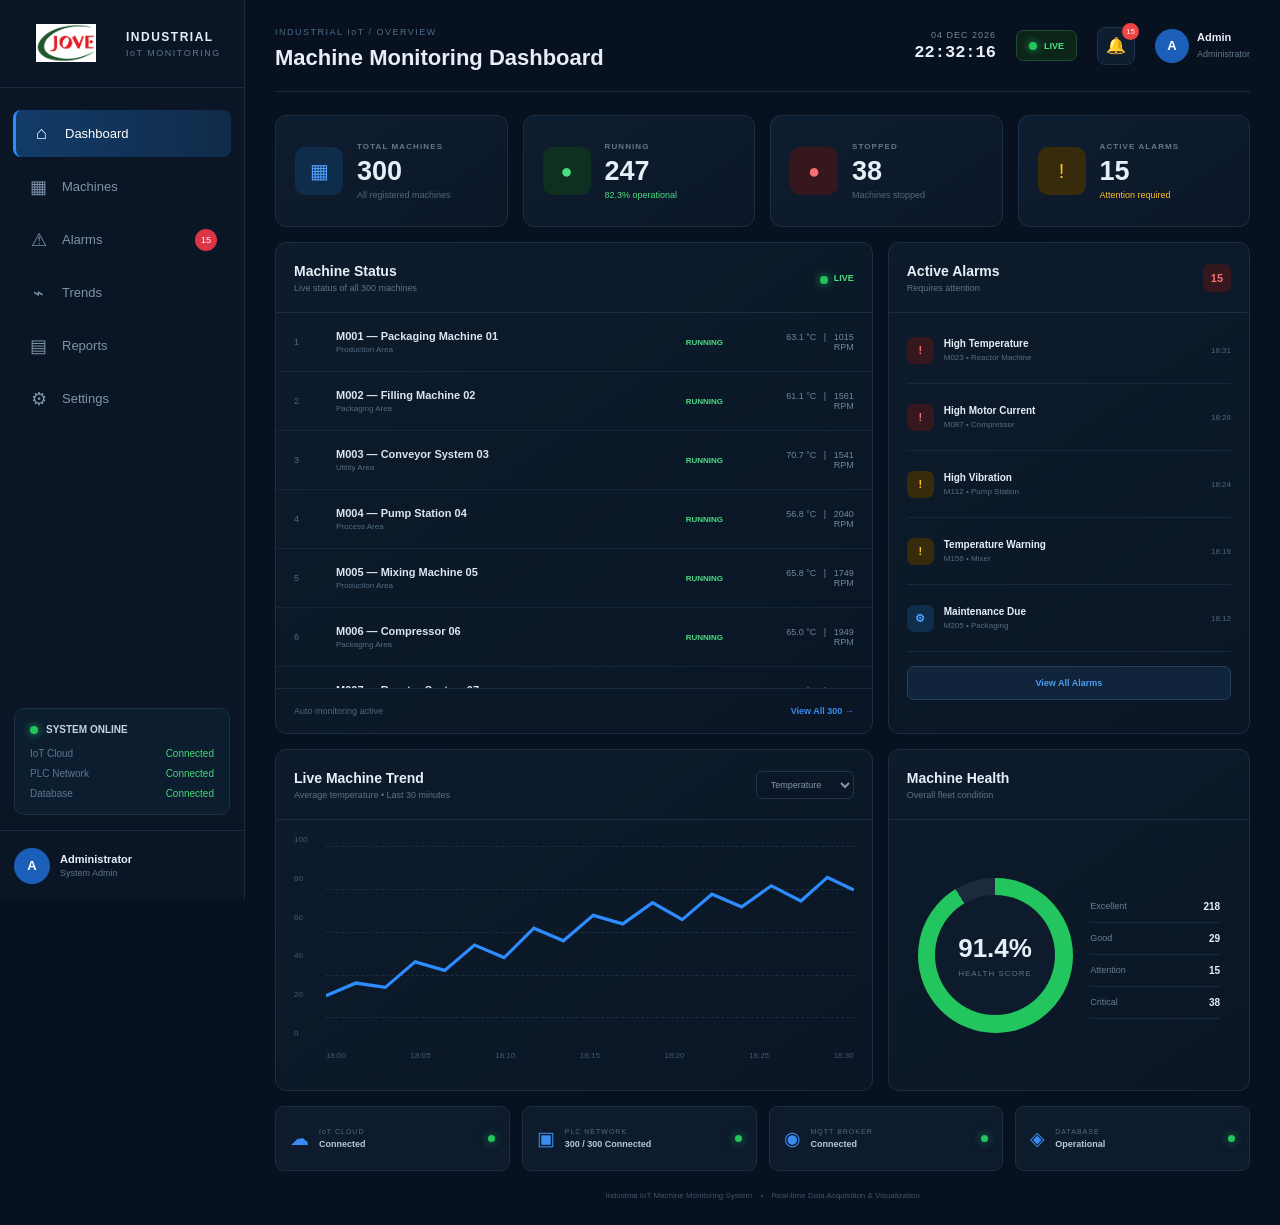
<file: APPLICATOR_MANAGER_SOFTWRAE/dashboard.html>
<!DOCTYPE html>
<html lang="en">

<head>

    <meta charset="UTF-8">

    <meta name="viewport"
          content="width=device-width, initial-scale=1.0">

    <title>Industrial IoT | Dashboard</title>

    <link rel="stylesheet"
          href="css/dashboard.css">

</head>


<body>


<div class="app">


    <!-- =====================================================
         SIDEBAR
    ====================================================== -->

    <aside class="sidebar">


        <!-- LOGO -->

        <div class="logo-area">

            <div class="logo-area">
    <img src="jovelogo.png" alt="Company Logo" class="company-logo">
</div>

            <div class="logo-name">

                <strong>INDUSTRIAL</strong>

                <span>IoT MONITORING</span>

            </div>

        </div>


        <!-- NAVIGATION -->

        <nav class="navigation">


            <a href="dashboard.html"
               class="nav-item active">

                <span class="nav-icon">⌂</span>

                <span>Dashboard</span>

            </a>


            <a href="machines.html" class="nav-item">

                <span class="nav-icon">▦</span>

                <span>Machines</span>

            </a>


            <a href="alarms.html"
               class="nav-item">

                <span class="nav-icon">⚠</span>

                <span>Alarms</span>

                <span class="nav-count">
                    15
                </span>

            </a>


            <a href="trends.html"
               class="nav-item">

                <span class="nav-icon">⌁</span>

                <span>Trends</span>

            </a>


            <a href="#"
               class="nav-item">

                <span class="nav-icon">▤</span>

                <span>Reports</span>

            </a>


            <a href="#"
               class="nav-item">

                <span class="nav-icon">⚙</span>

                <span>Settings</span>

            </a>


        </nav>


        <!-- SYSTEM STATUS -->

        <div class="system-box">


            <div class="system-title">

                <span class="live-dot"></span>

                SYSTEM ONLINE

            </div>


            <div class="system-row">

                <span>IoT Cloud</span>

                <strong>Connected</strong>

            </div>


            <div class="system-row">

                <span>PLC Network</span>

                <strong>Connected</strong>

            </div>


            <div class="system-row">

                <span>Database</span>

                <strong>Connected</strong>

            </div>


        </div>


        <!-- USER -->

        <div class="user-section">

            <div class="avatar">
                A
            </div>

            <div>

                <strong>
                    Administrator
                </strong>

                <small>
                    System Admin
                </small>

            </div>

        </div>


    </aside>



    <!-- =====================================================
         MAIN CONTENT
    ====================================================== -->

    <main class="main-content">


        <!-- =================================================
             HEADER
        ================================================== -->

        <header class="top-header">


            <div class="page-heading">

                <span>
                    INDUSTRIAL IoT / OVERVIEW
                </span>

                <h1>
                    Machine Monitoring Dashboard
                </h1>

            </div>


            <div class="header-right">


                <!-- DATE / TIME -->

                <div class="datetime">

                    <div id="currentDate">
                        08 SEP 2026
                    </div>

                    <div id="currentTime">
                        18:36:00
                    </div>

                </div>


                <!-- LIVE -->

                <div class="live-status">

                    <span class="live-dot"></span>

                    LIVE

                </div>


                <!-- NOTIFICATION -->

                <div class="notification">

                    🔔

                    <span>
                        15
                    </span>

                </div>


                <!-- PROFILE -->

                <div class="profile">

                    <div class="profile-avatar">
                        A
                    </div>

                    <div>

                        <strong>
                            Admin
                        </strong>

                        <small>
                            Administrator
                        </small>

                    </div>

                </div>


            </div>

        </header>



        <!-- =================================================
             SUMMARY CARDS
        ================================================== -->

        <section class="summary-grid">


            <!-- TOTAL -->

            <div class="summary-card">

                <div class="summary-icon blue">
                    ▦
                </div>

                <div class="summary-info">

                    <span>
                        TOTAL MACHINES
                    </span>

                    <strong>
                        300
                    </strong>

                    <small>
                        All registered machines
                    </small>

                </div>

            </div>


            <!-- RUNNING -->

            <div class="summary-card">

                <div class="summary-icon green">
                    ●
                </div>

                <div class="summary-info">

                    <span>
                        RUNNING
                    </span>

                    <strong>
                        247
                    </strong>

                    <small class="positive">
                        82.3% operational
                    </small>

                </div>

            </div>


            <!-- STOPPED -->

            <div class="summary-card">

                <div class="summary-icon red">
                    ●
                </div>

                <div class="summary-info">

                    <span>
                        STOPPED
                    </span>

                    <strong>
                        38
                    </strong>

                    <small>
                        Machines stopped
                    </small>

                </div>

            </div>


            <!-- WARNING -->

            <div class="summary-card">

                <div class="summary-icon orange">
                    !
                </div>

                <div class="summary-info">

                    <span>
                        ACTIVE ALARMS
                    </span>

                    <strong>
                        15
                    </strong>

                    <small class="warning-text">
                        Attention required
                    </small>

                </div>

            </div>


        </section>



        <!-- =================================================
             MAIN DASHBOARD ROW
        ================================================== -->

        <section class="dashboard-row">


            <!-- =================================================
                 MACHINE STATUS
            ================================================== -->

            <div class="panel machine-status-panel">


                <div class="panel-header">

                    <div>

                        <h2>
                            Machine Status
                        </h2>

                        <span>
                            Live status of all 300 machines
                        </span>

                    </div>


                    <div class="live-label">

                        <span class="live-dot"></span>

                        LIVE

                    </div>

                </div>


                <!-- MACHINE SCROLL -->

                <div class="machine-scroll-window">

                    <div id="machineList"
                         class="machine-list">

                        <!-- JavaScript will create
                             300 machines here -->

                    </div>

                </div>


                <div class="scroll-footer">

                    <span>
                        Auto monitoring active
                    </span>

                    <a href="machines.html">
                        View All 300 →
                    </a>

                </div>


            </div>



            <!-- =================================================
                 ACTIVE ALARMS
            ================================================== -->

            <div class="panel alarm-panel">


                <div class="panel-header">

                    <div>

                        <h2>
                            Active Alarms
                        </h2>

                        <span>
                            Requires attention
                        </span>

                    </div>


                    <div class="alarm-count">
                        15
                    </div>

                </div>


                <div class="alarm-list">


                    <div class="alarm-item critical">

                        <div class="alarm-icon">
                            !
                        </div>

                        <div class="alarm-info">

                            <strong>
                                High Temperature
                            </strong>

                            <span>
                                M023 • Reactor Machine
                            </span>

                        </div>

                        <time>
                            18:31
                        </time>

                    </div>


                    <div class="alarm-item critical">

                        <div class="alarm-icon">
                            !
                        </div>

                        <div class="alarm-info">

                            <strong>
                                High Motor Current
                            </strong>

                            <span>
                                M087 • Compressor
                            </span>

                        </div>

                        <time>
                            18:28
                        </time>

                    </div>


                    <div class="alarm-item warning">

                        <div class="alarm-icon">
                            !
                        </div>

                        <div class="alarm-info">

                            <strong>
                                High Vibration
                            </strong>

                            <span>
                                M112 • Pump Station
                            </span>

                        </div>

                        <time>
                            18:24
                        </time>

                    </div>


                    <div class="alarm-item warning">

                        <div class="alarm-icon">
                            !
                        </div>

                        <div class="alarm-info">

                            <strong>
                                Temperature Warning
                            </strong>

                            <span>
                                M156 • Mixer
                            </span>

                        </div>

                        <time>
                            18:19
                        </time>

                    </div>


                    <div class="alarm-item maintenance">

                        <div class="alarm-icon">
                            ⚙
                        </div>

                        <div class="alarm-info">

                            <strong>
                                Maintenance Due
                            </strong>

                            <span>
                                M205 • Packaging
                            </span>

                        </div>

                        <time>
                            18:12
                        </time>

                    </div>


                </div>


                <button class="view-alarms">
                    View All Alarms
                </button>


            </div>


        </section>



        <!-- =================================================
             SECOND ROW
        ================================================== -->

        <section class="bottom-grid">


            <!-- =================================================
                 LIVE TREND
            ================================================== -->

            <div class="panel trend-panel">


                <div class="panel-header">

                    <div>

                        <h2>
                            Live Machine Trend
                        </h2>

                        <span>
                            Average temperature • Last 30 minutes
                        </span>

                    </div>


                    <select>

                        <option>
                            Temperature
                        </option>

                        <option>
                            Motor Current
                        </option>

                        <option>
                            Power
                        </option>

                        <option>
                            Vibration
                        </option>

                    </select>

                </div>


                <div class="chart">

                    <div class="chart-y">

                        <span>100</span>
                        <span>80</span>
                        <span>60</span>
                        <span>40</span>
                        <span>20</span>
                        <span>0</span>

                    </div>


                    <div class="chart-area">


                        <div class="grid-line line1"></div>

                        <div class="grid-line line2"></div>

                        <div class="grid-line line3"></div>

                        <div class="grid-line line4"></div>

                        <div class="grid-line line5"></div>


                        <svg
                            class="trend-svg"
                            viewBox="0 0 800 260"
                            preserveAspectRatio="none">


                            <polyline
                                points="
                                0,190
                                45,175
                                90,180
                                135,150
                                180,160
                                225,130
                                270,145
                                315,110
                                360,125
                                405,95
                                450,105
                                495,80
                                540,100
                                585,70
                                630,85
                                675,60
                                720,78
                                760,50
                                800,65"
                                fill="none"
                                stroke="#2d8cff"
                                stroke-width="4"
                            />

                        </svg>


                        <div class="chart-x">

                            <span>18:00</span>
                            <span>18:05</span>
                            <span>18:10</span>
                            <span>18:15</span>
                            <span>18:20</span>
                            <span>18:25</span>
                            <span>18:30</span>

                        </div>

                    </div>

                </div>


            </div>



            <!-- =================================================
                 MACHINE HEALTH
            ================================================== -->

            <div class="panel health-panel">


                <div class="panel-header">

                    <div>

                        <h2>
                            Machine Health
                        </h2>

                        <span>
                            Overall fleet condition
                        </span>

                    </div>

                </div>


                <div class="health-content">


                    <div class="health-circle">

                        <div>

                            <strong>
                                91.4%
                            </strong>

                            <span>
                                HEALTH SCORE
                            </span>

                        </div>

                    </div>


                    <div class="health-details">


                        <div class="health-row">

                            <span>
                                Excellent
                            </span>

                            <strong>
                                218
                            </strong>

                        </div>


                        <div class="health-row">

                            <span>
                                Good
                            </span>

                            <strong>
                                29
                            </strong>

                        </div>


                        <div class="health-row">

                            <span>
                                Attention
                            </span>

                            <strong>
                                15
                            </strong>

                        </div>


                        <div class="health-row">

                            <span>
                                Critical
                            </span>

                            <strong>
                                38
                            </strong>

                        </div>


                    </div>


                </div>


            </div>


        </section>



        <!-- =================================================
             BOTTOM STATUS
        ================================================== -->

        <section class="connectivity">


            <div class="connection-card">

                <span class="connection-icon">
                    ☁
                </span>

                <div>

                    <span>
                        IoT CLOUD
                    </span>

                    <strong>
                        Connected
                    </strong>

                </div>

                <span class="connection-dot"></span>

            </div>


            <div class="connection-card">

                <span class="connection-icon">
                    ▣
                </span>

                <div>

                    <span>
                        PLC NETWORK
                    </span>

                    <strong>
                        300 / 300 Connected
                    </strong>

                </div>

                <span class="connection-dot"></span>

            </div>


            <div class="connection-card">

                <span class="connection-icon">
                    ◉
                </span>

                <div>

                    <span>
                        MQTT BROKER
                    </span>

                    <strong>
                        Connected
                    </strong>

                </div>

                <span class="connection-dot"></span>

            </div>


            <div class="connection-card">

                <span class="connection-icon">
                    ◈
                </span>

                <div>

                    <span>
                        DATABASE
                    </span>

                    <strong>
                        Operational
                    </strong>

                </div>

                <span class="connection-dot"></span>

            </div>


        </section>


        <!-- FOOTER -->

        <footer>

            Industrial IoT Machine Monitoring System

            <span>
                •
            </span>

            Real-time Data Acquisition & Visualization

        </footer>


    </main>


</div>


<script src="js/dashboard.js"></script>

</body>

</html>
</file>
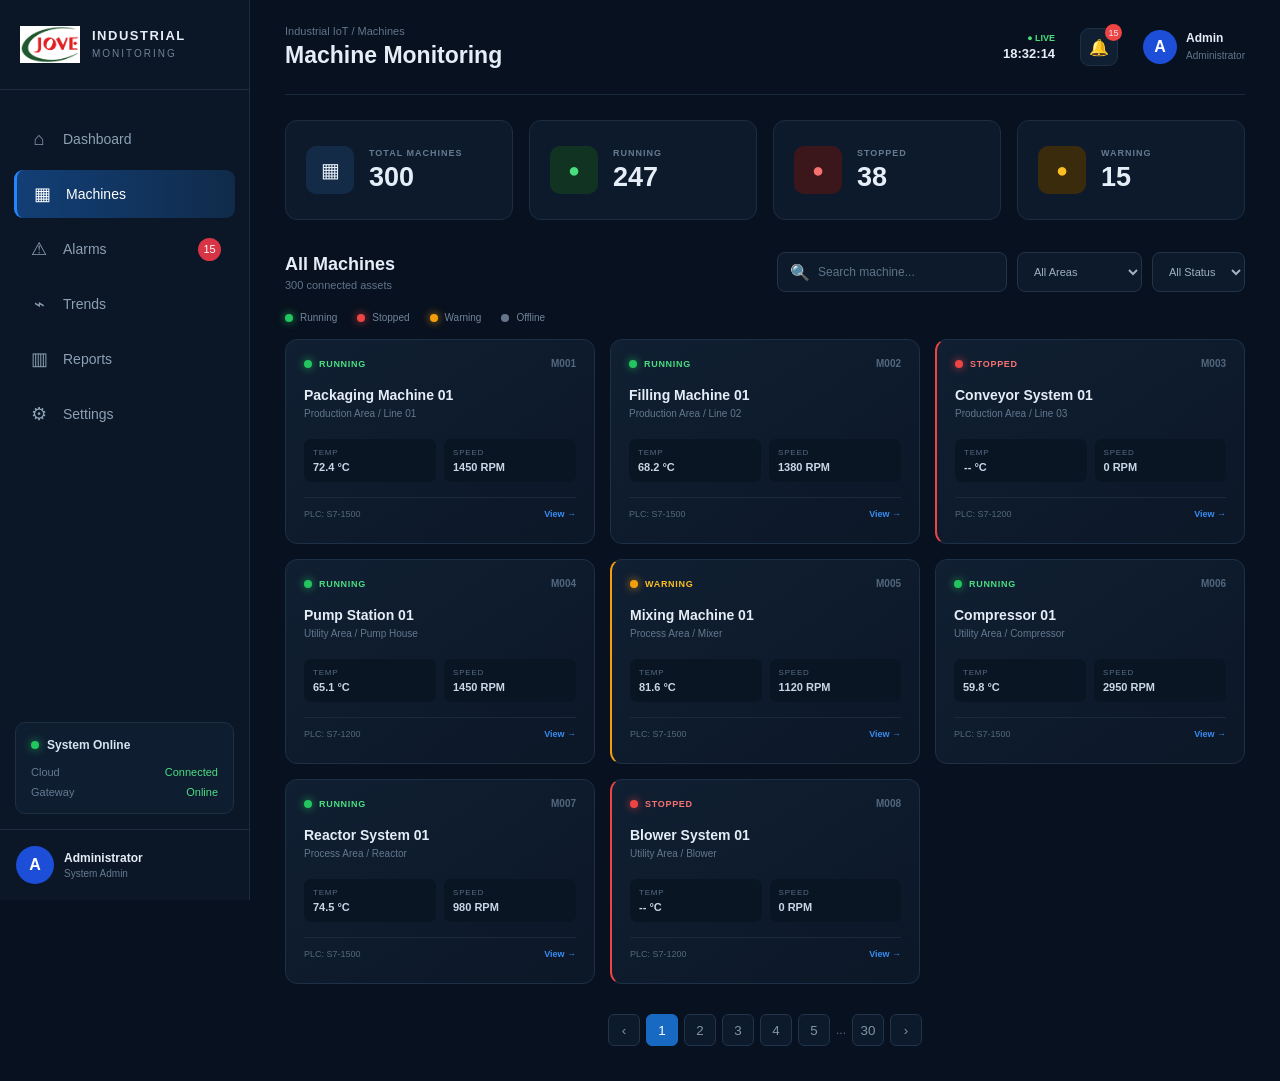
<file: APPLICATOR_MANAGER_SOFTWRAE/machines.html>
<!DOCTYPE html>
<html lang="en">

<head>

    <meta charset="UTF-8">

    <meta name="viewport"
          content="width=device-width, initial-scale=1.0">

    <title>IoT Machine Monitoring</title>

    <!-- CSS -->
    <link rel="stylesheet"
          href="css/machines.css">

</head>


<body>


    <!-- =====================================================
         MAIN APPLICATION
    ====================================================== -->

    <div class="app">


        <!-- =================================================
             SIDEBAR
        ================================================== -->

        <aside class="sidebar">


            <!-- Logo -->

            <div class="logo-area">

                <img src="jovelogo.png" 
         alt="Company Logo" 
         class="company-logo">


                <div class="logo-text">

                    <h2>INDUSTRIAL</h2>

                    <span>MONITORING</span>

                </div>

            </div>


            <!-- Navigation -->

            <nav class="navigation">


                <a href="dashboard.html" class="nav-item">

                    <span class="nav-icon">⌂</span>

                    <span>Dashboard</span>

                </a>


                <a href="machines.html" class="nav-item active">

                    <span class="nav-icon">▦</span>

                    <span>Machines</span>

                </a>


                <a href="alarms.html" class="nav-item">

                    <span class="nav-icon">⚠</span>

                    <span>Alarms</span>

                    <span class="nav-badge">
                        15
                    </span>

                </a>


                <a href="trends.html" class="nav-item">

                    <span class="nav-icon">⌁</span>

                    <span>Trends</span>

                </a>


                <a href="#" class="nav-item">

                    <span class="nav-icon">▥</span>

                    <span>Reports</span>

                </a>


                <a href="#" class="nav-item">

                    <span class="nav-icon">⚙</span>

                    <span>Settings</span>

                </a>


            </nav>


            <!-- System Status -->

            <div class="system-status">


                <div class="status-header">

                    <span class="online-dot"></span>

                    <span>
                        System Online
                    </span>

                </div>


                <div class="status-line">

                    <span>Cloud</span>

                    <strong>Connected</strong>

                </div>


                <div class="status-line">

                    <span>Gateway</span>

                    <strong>Online</strong>

                </div>


            </div>


            <!-- User -->

            <div class="user-area">

                <div class="user-avatar">
                    A
                </div>

                <div>

                    <strong>
                        Administrator
                    </strong>

                    <small>
                        System Admin
                    </small>

                </div>

            </div>


        </aside>



        <!-- =================================================
             MAIN CONTENT
        ================================================== -->

        <main class="main-content">


            <!-- =================================================
                 TOP HEADER
            ================================================== -->

            <header class="top-header">


                <div>

                    <p class="breadcrumb">
                        Industrial IoT / Machines
                    </p>

                    <h1>
                        Machine Monitoring
                    </h1>

                </div>


                <div class="header-right">


                    <!-- Current Time -->

                    <div class="time">

                        <span>
                            ● LIVE
                        </span>

                        <strong>
                            18:32:14
                        </strong>

                    </div>


                    <!-- Notification -->

                    <div class="notification">

                        🔔

                        <span>
                            15
                        </span>

                    </div>


                    <!-- Profile -->

                    <div class="profile">

                        <div class="profile-avatar">
                            A
                        </div>

                        <div>

                            <strong>
                                Admin
                            </strong>

                            <small>
                                Administrator
                            </small>

                        </div>

                    </div>


                </div>


            </header>



            <!-- =================================================
                 MACHINE SUMMARY
            ================================================== -->

            <section class="summary">


                <div class="summary-card total">

                    <div class="summary-icon">
                        ▦
                    </div>

                    <div>

                        <span>
                            TOTAL MACHINES
                        </span>

                        <strong>
                            300
                        </strong>

                    </div>

                </div>


                <div class="summary-card running">

                    <div class="summary-icon">
                        ●
                    </div>

                    <div>

                        <span>
                            RUNNING
                        </span>

                        <strong>
                            247
                        </strong>

                    </div>

                </div>


                <div class="summary-card stopped">

                    <div class="summary-icon">
                        ●
                    </div>

                    <div>

                        <span>
                            STOPPED
                        </span>

                        <strong>
                            38
                        </strong>

                    </div>

                </div>


                <div class="summary-card warning">

                    <div class="summary-icon">
                        ●
                    </div>

                    <div>

                        <span>
                            WARNING
                        </span>

                        <strong>
                            15
                        </strong>

                    </div>

                </div>


            </section>



            <!-- =================================================
                 MACHINE CONTROL BAR
            ================================================== -->

            <section class="machine-toolbar">


                <div class="machine-title">

                    <h2>
                        All Machines
                    </h2>

                    <span>
                        300 connected assets
                    </span>

                </div>


                <div class="toolbar-actions">


                    <!-- Search -->

                    <div class="search-box">

                        <span>
                            🔍
                        </span>

                        <input
                            type="text"
                            placeholder="Search machine..."
                        >

                    </div>


                    <!-- Area Filter -->

                    <select>

                        <option>
                            All Areas
                        </option>

                        <option>
                            Production Area
                        </option>

                        <option>
                            Packaging Area
                        </option>

                        <option>
                            Utility Area
                        </option>

                        <option>
                            Process Area
                        </option>

                    </select>


                    <!-- Status Filter -->

                    <select>

                        <option>
                            All Status
                        </option>

                        <option>
                            Running
                        </option>

                        <option>
                            Stopped
                        </option>

                        <option>
                            Warning
                        </option>

                    </select>


                </div>


            </section>



            <!-- =================================================
                 STATUS LEGEND
            ================================================== -->

            <div class="legend">


                <div>
                    <span class="dot green"></span>
                    Running
                </div>


                <div>
                    <span class="dot red"></span>
                    Stopped
                </div>


                <div>
                    <span class="dot orange"></span>
                    Warning
                </div>


                <div>
                    <span class="dot grey"></span>
                    Offline
                </div>


            </div>



            <!-- =================================================
                 MACHINE GRID
            ================================================== -->

            <section class="machine-grid">


                <!-- MACHINE 001 -->

                <a href="machine.html?id=M001"
                   class="machine-card">

                    <div class="machine-top">

                        <div class="machine-status">

                            <span class="dot green"></span>

                            <span>
                                RUNNING
                            </span>

                        </div>

                        <span class="machine-id">
                            M001
                        </span>

                    </div>


                    <h3>
                        Packaging Machine 01
                    </h3>

                    <p class="area">
                        Production Area / Line 01
                    </p>


                    <div class="machine-data">

                        <div>

                            <span>
                                TEMP
                            </span>

                            <strong>
                                72.4 °C
                            </strong>

                        </div>


                        <div>

                            <span>
                                SPEED
                            </span>

                            <strong>
                                1450 RPM
                            </strong>

                        </div>

                    </div>


                    <div class="machine-footer">

                        <span>
                            PLC: S7-1500
                        </span>

                        <span>
                            View →
                        </span>

                    </div>

                </a>



                <!-- MACHINE 002 -->

                <a href="machine.html?id=M002"
                   class="machine-card">

                    <div class="machine-top">

                        <div class="machine-status">

                            <span class="dot green"></span>

                            <span>
                                RUNNING
                            </span>

                        </div>

                        <span class="machine-id">
                            M002
                        </span>

                    </div>


                    <h3>
                        Filling Machine 01
                    </h3>

                    <p class="area">
                        Production Area / Line 02
                    </p>


                    <div class="machine-data">

                        <div>

                            <span>
                                TEMP
                            </span>

                            <strong>
                                68.2 °C
                            </strong>

                        </div>


                        <div>

                            <span>
                                SPEED
                            </span>

                            <strong>
                                1380 RPM
                            </strong>

                        </div>

                    </div>


                    <div class="machine-footer">

                        <span>
                            PLC: S7-1500
                        </span>

                        <span>
                            View →
                        </span>

                    </div>

                </a>



                <!-- MACHINE 003 -->

                <a href="machine.html?id=M003"
                   class="machine-card stopped">

                    <div class="machine-top">

                        <div class="machine-status">

                            <span class="dot red"></span>

                            <span>
                                STOPPED
                            </span>

                        </div>

                        <span class="machine-id">
                            M003
                        </span>

                    </div>


                    <h3>
                        Conveyor System 01
                    </h3>

                    <p class="area">
                        Production Area / Line 03
                    </p>


                    <div class="machine-data">

                        <div>

                            <span>
                                TEMP
                            </span>

                            <strong>
                                -- °C
                            </strong>

                        </div>


                        <div>

                            <span>
                                SPEED
                            </span>

                            <strong>
                                0 RPM
                            </strong>

                        </div>

                    </div>


                    <div class="machine-footer">

                        <span>
                            PLC: S7-1200
                        </span>

                        <span>
                            View →
                        </span>

                    </div>

                </a>



                <!-- MACHINE 004 -->

                <a href="machine.html?id=M004"
                   class="machine-card">

                    <div class="machine-top">

                        <div class="machine-status">

                            <span class="dot green"></span>

                            <span>
                                RUNNING
                            </span>

                        </div>

                        <span class="machine-id">
                            M004
                        </span>

                    </div>


                    <h3>
                        Pump Station 01
                    </h3>

                    <p class="area">
                        Utility Area / Pump House
                    </p>


                    <div class="machine-data">

                        <div>

                            <span>
                                TEMP
                            </span>

                            <strong>
                                65.1 °C
                            </strong>

                        </div>


                        <div>

                            <span>
                                SPEED
                            </span>

                            <strong>
                                1450 RPM
                            </strong>

                        </div>

                    </div>


                    <div class="machine-footer">

                        <span>
                            PLC: S7-1200
                        </span>

                        <span>
                            View →
                        </span>

                    </div>

                </a>



                <!-- MACHINE 005 -->

                <a href="machine.html?id=M005"
                   class="machine-card warning-card">

                    <div class="machine-top">

                        <div class="machine-status">

                            <span class="dot orange"></span>

                            <span>
                                WARNING
                            </span>

                        </div>

                        <span class="machine-id">
                            M005
                        </span>

                    </div>


                    <h3>
                        Mixing Machine 01
                    </h3>

                    <p class="area">
                        Process Area / Mixer
                    </p>


                    <div class="machine-data">

                        <div>

                            <span>
                                TEMP
                            </span>

                            <strong>
                                81.6 °C
                            </strong>

                        </div>


                        <div>

                            <span>
                                SPEED
                            </span>

                            <strong>
                                1120 RPM
                            </strong>

                        </div>

                    </div>


                    <div class="machine-footer">

                        <span>
                            PLC: S7-1500
                        </span>

                        <span>
                            View →
                        </span>

                    </div>

                </a>



                <!-- MACHINE 006 -->

                <a href="machine.html?id=M006"
                   class="machine-card">

                    <div class="machine-top">

                        <div class="machine-status">

                            <span class="dot green"></span>

                            <span>
                                RUNNING
                            </span>

                        </div>

                        <span class="machine-id">
                            M006
                        </span>

                    </div>


                    <h3>
                        Compressor 01
                    </h3>

                    <p class="area">
                        Utility Area / Compressor
                    </p>


                    <div class="machine-data">

                        <div>

                            <span>
                                TEMP
                            </span>

                            <strong>
                                59.8 °C
                            </strong>

                        </div>


                        <div>

                            <span>
                                SPEED
                            </span>

                            <strong>
                                2950 RPM
                            </strong>

                        </div>

                    </div>


                    <div class="machine-footer">

                        <span>
                            PLC: S7-1500
                        </span>

                        <span>
                            View →
                        </span>

                    </div>

                </a>



                <!-- MACHINE 007 -->

                <a href="machine.html?id=M007"
                   class="machine-card">

                    <div class="machine-top">

                        <div class="machine-status">

                            <span class="dot green"></span>

                            <span>
                                RUNNING
                            </span>

                        </div>

                        <span class="machine-id">
                            M007
                        </span>

                    </div>


                    <h3>
                        Reactor System 01
                    </h3>

                    <p class="area">
                        Process Area / Reactor
                    </p>


                    <div class="machine-data">

                        <div>

                            <span>
                                TEMP
                            </span>

                            <strong>
                                74.5 °C
                            </strong>

                        </div>


                        <div>

                            <span>
                                SPEED
                            </span>

                            <strong>
                                980 RPM
                            </strong>

                        </div>

                    </div>


                    <div class="machine-footer">

                        <span>
                            PLC: S7-1500
                        </span>

                        <span>
                            View →
                        </span>

                    </div>

                </a>



                <!-- MACHINE 008 -->

                <a href="machine.html?id=M008"
                   class="machine-card stopped">

                    <div class="machine-top">

                        <div class="machine-status">

                            <span class="dot red"></span>

                            <span>
                                STOPPED
                            </span>

                        </div>

                        <span class="machine-id">
                            M008
                        </span>

                    </div>


                    <h3>
                        Blower System 01
                    </h3>

                    <p class="area">
                        Utility Area / Blower
                    </p>


                    <div class="machine-data">

                        <div>

                            <span>
                                TEMP
                            </span>

                            <strong>
                                -- °C
                            </strong>

                        </div>


                        <div>

                            <span>
                                SPEED
                            </span>

                            <strong>
                                0 RPM
                            </strong>

                        </div>

                    </div>


                    <div class="machine-footer">

                        <span>
                            PLC: S7-1200
                        </span>

                        <span>
                            View →
                        </span>

                    </div>

                </a>


            </section>



            <!-- =================================================
                 PAGINATION
            ================================================== -->

            <div class="pagination">

                <button>
                    ‹
                </button>

                <button class="page-active">
                    1
                </button>

                <button>
                    2
                </button>

                <button>
                    3
                </button>

                <button>
                    4
                </button>

                <button>
                    5
                </button>

                <span>
                    ...
                </span>

                <button>
                    30
                </button>

                <button>
                    ›
                </button>

            </div>


        </main>

    </div>


</body>

</html>
</file>
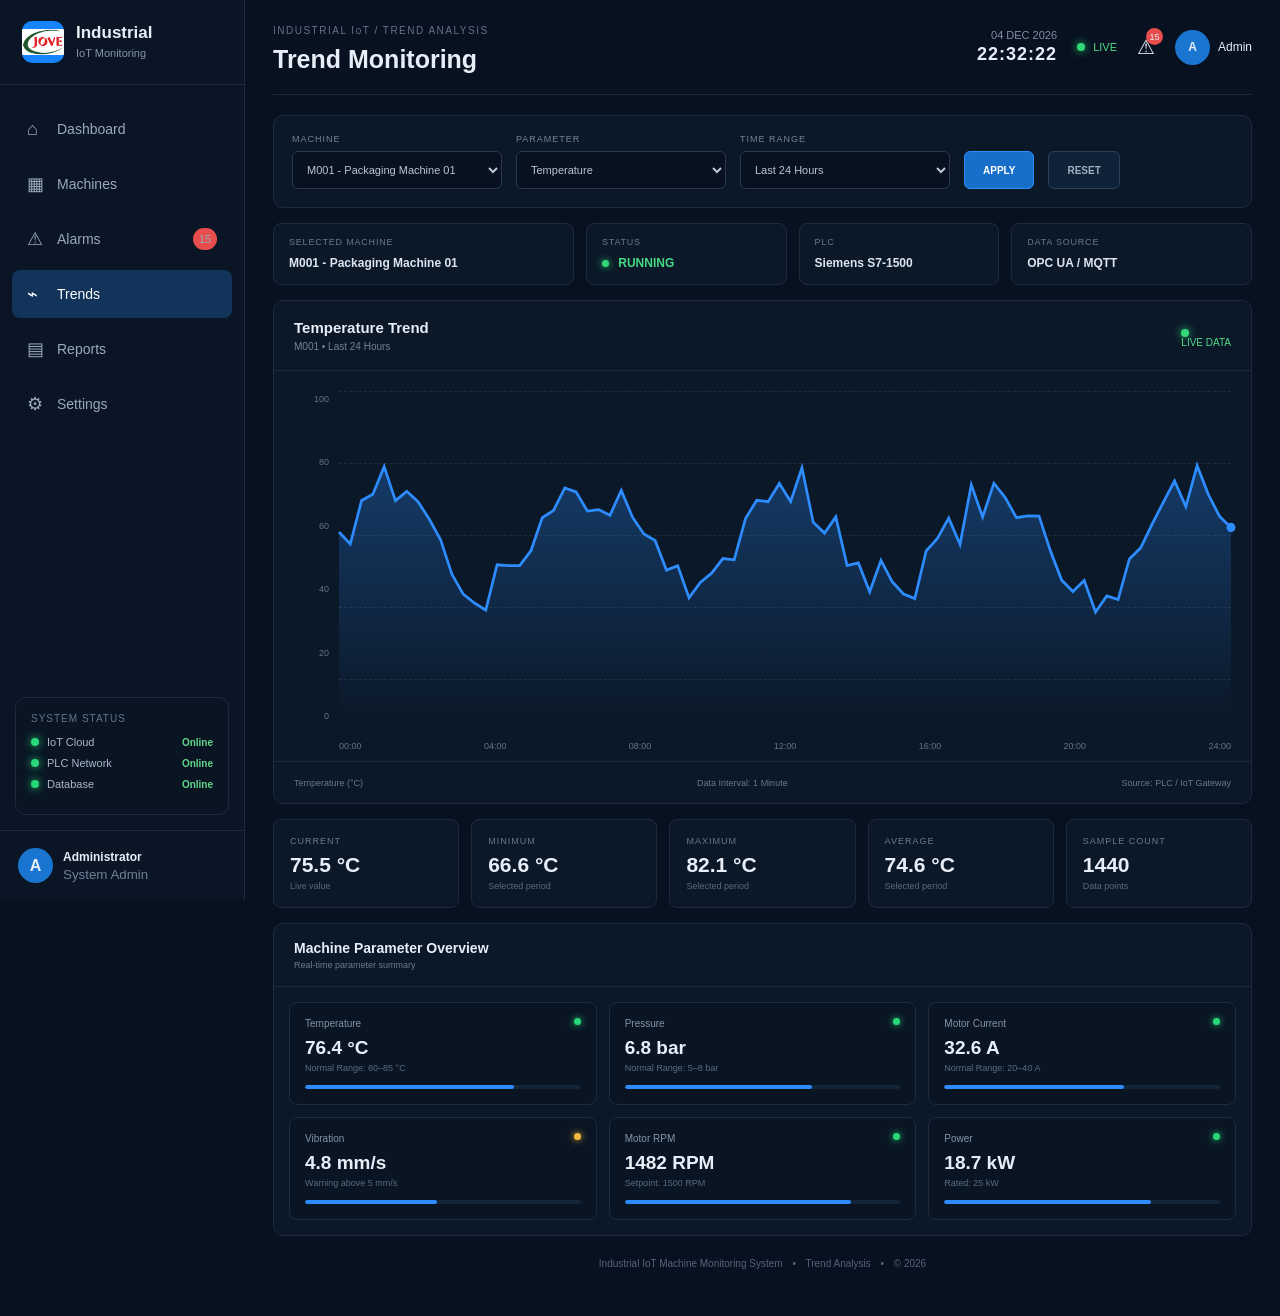
<file: APPLICATOR_MANAGER_SOFTWRAE/trends.html>
<!DOCTYPE html>
<html lang="en">

<head>
    <meta charset="UTF-8">
    <meta name="viewport" content="width=device-width, initial-scale=1.0">

    <title>Industrial IoT | Trends</title>

    <link rel="stylesheet" href="css/trends.css">
</head>

<body>

    <!-- ================= SIDEBAR ================= -->

    <aside class="sidebar">

        <div class="logo-section">

            <div class="iot-logo">
             <img src="jovelogo.png" alt="Company Logo">
             </div>
            <div>
                <h2>Industrial</h2>
                <span>IoT Monitoring</span>
            </div>

        </div>


        <nav class="navigation">

            <a href="dashboard.html" class="nav-item">
                <span class="nav-icon">⌂</span>
                Dashboard
            </a>

            <a href="machines.html" class="nav-item">
                <span class="nav-icon">▦</span>
                Machines
            </a>

            <a href="alarms.html" class="nav-item">
                <span class="nav-icon">⚠</span>
                Alarms
                <span class="alarm-badge">15</span>
            </a>

            <a href="trends.html" class="nav-item active">
                <span class="nav-icon">⌁</span>
                Trends
            </a>

            <a href="#" class="nav-item">
                <span class="nav-icon">▤</span>
                Reports
            </a>

            <a href="#" class="nav-item">
                <span class="nav-icon">⚙</span>
                Settings
            </a>

        </nav>


        <!-- SYSTEM STATUS -->

        <div class="system-status">

            <div class="system-title">
                SYSTEM STATUS
            </div>

            <div class="system-row">
                <span class="status-dot green"></span>
                IoT Cloud
                <strong>Online</strong>
            </div>

            <div class="system-row">
                <span class="status-dot green"></span>
                PLC Network
                <strong>Online</strong>
            </div>

            <div class="system-row">
                <span class="status-dot green"></span>
                Database
                <strong>Online</strong>
            </div>

        </div>


        <!-- USER -->

        <div class="user-section">

            <div class="user-avatar">
                A
            </div>

            <div>
                <strong>Administrator</strong>
                <small>System Admin</small>
            </div>

        </div>

    </aside>



    <!-- ================= MAIN CONTENT ================= -->

    <main class="main-content">


        <!-- HEADER -->

        <header class="top-header">

            <div>

                <span class="breadcrumb">
                    INDUSTRIAL IoT / TREND ANALYSIS
                </span>

                <h1>Trend Monitoring</h1>

            </div>


            <div class="header-right">

                <div class="datetime">

                    <div id="currentDate">
                        08 SEP 2026
                    </div>

                    <strong id="currentTime">
                        22:00:00
                    </strong>

                </div>


                <div class="live-status">

                    <span class="live-dot"></span>

                    LIVE

                </div>


                <div class="notification">

                    ⚠

                    <span>
                        15
                    </span>

                </div>


                <div class="profile">

                    <div class="profile-avatar">
                        A
                    </div>

                    <span>
                        Admin
                    </span>

                </div>

            </div>

        </header>



        <!-- ================= TREND SELECTION ================= -->

        <section class="trend-controls">


            <div class="control-group">

                <label>
                    MACHINE
                </label>

                <select id="machineSelect">

                    <option value="M001">
                        M001 - Packaging Machine 01
                    </option>

                    <option value="M002">
                        M002 - Filling Machine 02
                    </option>

                    <option value="M003">
                        M003 - Conveyor System 03
                    </option>

                    <option value="M004">
                        M004 - Pump Station 04
                    </option>

                    <option value="M005">
                        M005 - Mixing Machine 05
                    </option>

                    <option value="M006">
                        M006 - Compressor 06
                    </option>

                </select>

            </div>


            <div class="control-group">

                <label>
                    PARAMETER
                </label>

                <select id="parameterSelect">

                    <option value="temperature">
                        Temperature
                    </option>

                    <option value="pressure">
                        Pressure
                    </option>

                    <option value="current">
                        Motor Current
                    </option>

                    <option value="voltage">
                        Voltage
                    </option>

                    <option value="rpm">
                        Motor RPM
                    </option>

                    <option value="vibration">
                        Vibration
                    </option>

                    <option value="power">
                        Power
                    </option>

                    <option value="production">
                        Production
                    </option>

                </select>

            </div>


            <div class="control-group">

                <label>
                    TIME RANGE
                </label>

                <select id="timeRange">

                    <option value="1h">
                        Last 1 Hour
                    </option>

                    <option value="6h">
                        Last 6 Hours
                    </option>

                    <option value="12h">
                        Last 12 Hours
                    </option>

                    <option value="24h" selected>
                        Last 24 Hours
                    </option>

                    <option value="7d">
                        Last 7 Days
                    </option>

                    <option value="30d">
                        Last 30 Days
                    </option>

                </select>

            </div>


            <button
                class="apply-btn"
                onclick="updateTrend()"
            >
                APPLY
            </button>


            <button
                class="reset-btn"
                onclick="resetTrend()"
            >
                RESET
            </button>

        </section>



        <!-- ================= MACHINE INFO ================= -->

        <section class="machine-info">

            <div>

                <span>
                    SELECTED MACHINE
                </span>

                <strong id="selectedMachine">
                    M001 - Packaging Machine 01
                </strong>

            </div>


            <div>

                <span>
                    STATUS
                </span>

                <strong class="machine-running">

                    <i></i>

                    RUNNING

                </strong>

            </div>


            <div>

                <span>
                    PLC
                </span>

                <strong>
                    Siemens S7-1500
                </strong>

            </div>


            <div>

                <span>
                    DATA SOURCE
                </span>

                <strong>
                    OPC UA / MQTT
                </strong>

            </div>

        </section>



        <!-- ================= TREND PANEL ================= -->

        <section class="trend-panel">


            <div class="trend-header">

                <div>

                    <h2 id="trendTitle">
                        Temperature Trend
                    </h2>

                    <span id="trendSubtitle">
                        M001 • Last 24 Hours
                    </span>

                </div>


                <div class="trend-live">

                    <span class="live-dot"></span>

                    LIVE DATA

                </div>

            </div>



            <!-- CHART -->

            <div class="chart-container">

                <div class="y-axis">

                    <span>100</span>
                    <span>80</span>
                    <span>60</span>
                    <span>40</span>
                    <span>20</span>
                    <span>0</span>

                </div>


                <div class="chart-area">

                    <div class="grid-line line-1"></div>
                    <div class="grid-line line-2"></div>
                    <div class="grid-line line-3"></div>
                    <div class="grid-line line-4"></div>
                    <div class="grid-line line-5"></div>


                    <svg
                        id="trendChart"
                        viewBox="0 0 1000 350"
                        preserveAspectRatio="none"
                    >

                        <defs>

                            <linearGradient
                                id="areaGradient"
                                x1="0"
                                y1="0"
                                x2="0"
                                y2="1"
                            >

                                <stop
                                    offset="0%"
                                    stop-color="#2d8cff"
                                    stop-opacity="0.30"
                                />

                                <stop
                                    offset="100%"
                                    stop-color="#2d8cff"
                                    stop-opacity="0"
                                />

                            </linearGradient>

                        </defs>


                        <polygon
                            id="trendArea"
                            fill="url(#areaGradient)"
                            points=""
                        ></polygon>


                        <polyline
                            id="trendLine"
                            fill="none"
                            stroke="#2d8cff"
                            stroke-width="3"
                            points=""
                        ></polyline>


                        <circle
                            id="currentPoint"
                            cx="990"
                            cy="100"
                            r="5"
                            fill="#2d8cff"
                        ></circle>

                    </svg>


                    <div class="x-axis">

                        <span>00:00</span>
                        <span>04:00</span>
                        <span>08:00</span>
                        <span>12:00</span>
                        <span>16:00</span>
                        <span>20:00</span>
                        <span>24:00</span>

                    </div>

                </div>

            </div>


            <div class="chart-footer">

                <span id="parameterUnit">
                    Temperature (°C)
                </span>

                <span>
                    Data Interval: 1 Minute
                </span>

                <span>
                    Source: PLC / IoT Gateway
                </span>

            </div>

        </section>



        <!-- ================= KPI CARDS ================= -->

        <section class="trend-kpis">


            <div class="kpi-card">

                <span>
                    CURRENT
                </span>

                <strong id="currentValue">
                    76.4 °C
                </strong>

                <small>
                    Live value
                </small>

            </div>


            <div class="kpi-card">

                <span>
                    MINIMUM
                </span>

                <strong id="minValue">
                    61.2 °C
                </strong>

                <small>
                    Selected period
                </small>

            </div>


            <div class="kpi-card">

                <span>
                    MAXIMUM
                </span>

                <strong id="maxValue">
                    84.7 °C
                </strong>

                <small>
                    Selected period
                </small>

            </div>


            <div class="kpi-card">

                <span>
                    AVERAGE
                </span>

                <strong id="avgValue">
                    73.8 °C
                </strong>

                <small>
                    Selected period
                </small>

            </div>


            <div class="kpi-card">

                <span>
                    SAMPLE COUNT
                </span>

                <strong id="sampleCount">
                    1440
                </strong>

                <small>
                    Data points
                </small>

            </div>

        </section>



        <!-- ================= MULTI PARAMETER ================= -->

        <section class="multi-trend-panel">


            <div class="panel-header">

                <div>

                    <h2>
                        Machine Parameter Overview
                    </h2>

                    <span>
                        Real-time parameter summary
                    </span>

                </div>

            </div>


            <div class="parameter-grid">


                <div class="parameter-card">

                    <div class="parameter-title">

                        Temperature

                        <span class="parameter-dot"></span>

                    </div>

                    <strong>
                        76.4 °C
                    </strong>

                    <small>
                        Normal Range: 60–85 °C
                    </small>

                    <div class="mini-bar">
                        <div style="width:76%"></div>
                    </div>

                </div>



                <div class="parameter-card">

                    <div class="parameter-title">

                        Pressure

                        <span class="parameter-dot"></span>

                    </div>

                    <strong>
                        6.8 bar
                    </strong>

                    <small>
                        Normal Range: 5–8 bar
                    </small>

                    <div class="mini-bar">
                        <div style="width:68%"></div>
                    </div>

                </div>



                <div class="parameter-card">

                    <div class="parameter-title">

                        Motor Current

                        <span class="parameter-dot"></span>

                    </div>

                    <strong>
                        32.6 A
                    </strong>

                    <small>
                        Normal Range: 20–40 A
                    </small>

                    <div class="mini-bar">
                        <div style="width:65%"></div>
                    </div>

                </div>



                <div class="parameter-card">

                    <div class="parameter-title">

                        Vibration

                        <span class="parameter-dot warning"></span>

                    </div>

                    <strong>
                        4.8 mm/s
                    </strong>

                    <small>
                        Warning above 5 mm/s
                    </small>

                    <div class="mini-bar">
                        <div style="width:48%"></div>
                    </div>

                </div>



                <div class="parameter-card">

                    <div class="parameter-title">

                        Motor RPM

                        <span class="parameter-dot"></span>

                    </div>

                    <strong>
                        1482 RPM
                    </strong>

                    <small>
                        Setpoint: 1500 RPM
                    </small>

                    <div class="mini-bar">
                        <div style="width:82%"></div>
                    </div>

                </div>



                <div class="parameter-card">

                    <div class="parameter-title">

                        Power

                        <span class="parameter-dot"></span>

                    </div>

                    <strong>
                        18.7 kW
                    </strong>

                    <small>
                        Rated: 25 kW
                    </small>

                    <div class="mini-bar">
                        <div style="width:75%"></div>
                    </div>

                </div>

            </div>

        </section>



        <!-- ================= FOOTER ================= -->

        <footer>

            Industrial IoT Machine Monitoring System

            <span>•</span>

            Trend Analysis

            <span>•</span>

            © 2026

        </footer>

    </main>


    <script src="js/trends.js"></script>

</body>

</html>
</file>
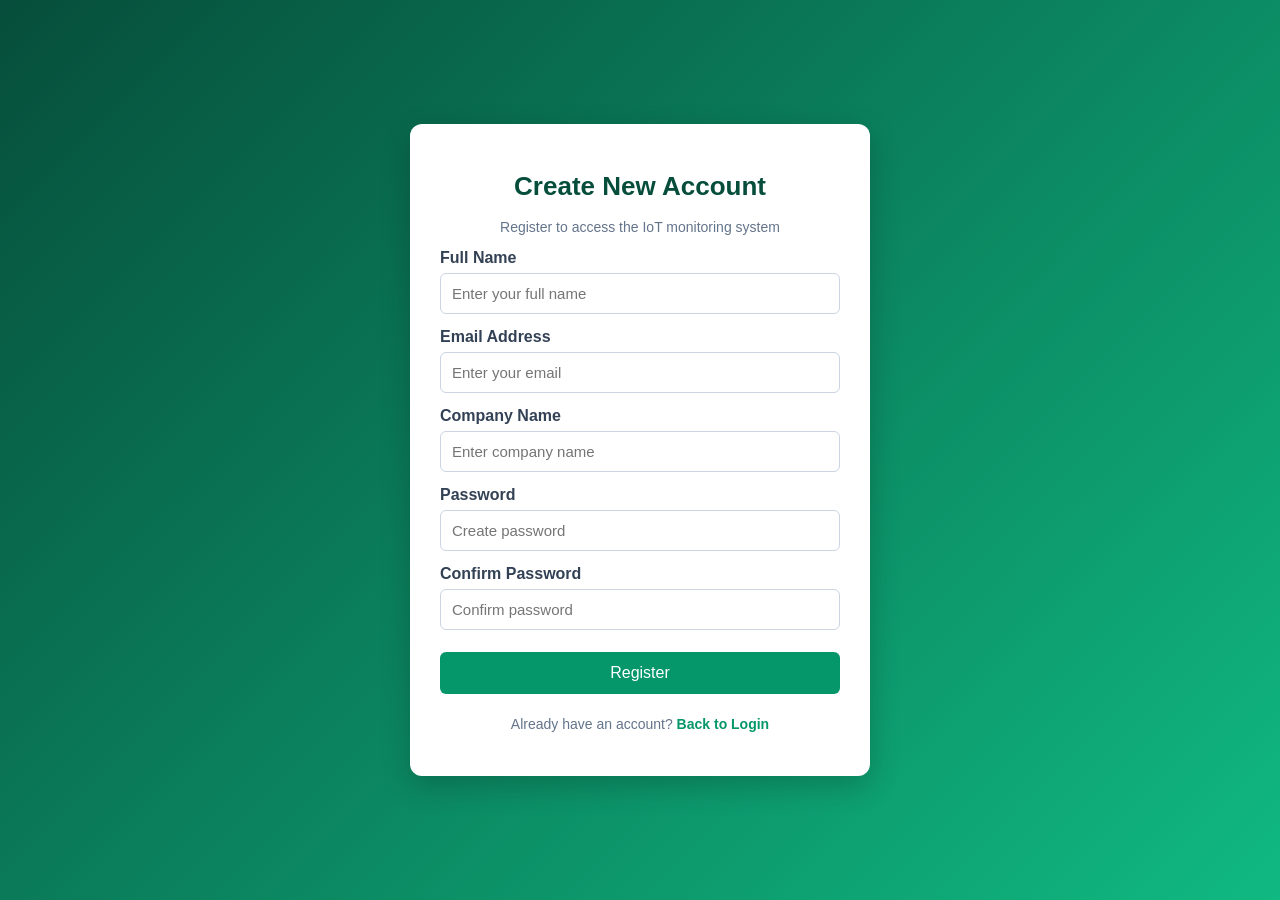
<file: EMS_SOLAR_PROJECT_12102026_V1.0/register.html>
<!DOCTYPE html>
<html lang="en">
<head>
    <meta charset="UTF-8">
    <meta name="viewport" content="width=device-width, initial-scale=1.0">
    <title>Create New Account</title>
    <link rel="stylesheet" href="register.css">
</head>
<body>

    <div class="register-container">
        <h1>Create New Account</h1>
        <p>Register to access the IoT monitoring system</p>

        <form action="/register" method="POST">
            <label>Full Name</label>
            <input type="text" name="full_name"
                   placeholder="Enter your full name" required>

            <label>Email Address</label>
            <input type="email" name="email"
                   placeholder="Enter your email" required>

            <label>Company Name</label>
            <input type="text" name="company"
                   placeholder="Enter company name">

            <label>Password</label>
            <input type="password" name="password"
                   placeholder="Create password"
                   minlength="8" required>

            <label>Confirm Password</label>
            <input type="password" name="confirm_password"
                   placeholder="Confirm password"
                   minlength="8" required>

            <button type="submit">Register</button>
        </form>

        <p class="login-link">
            Already have an account?
            <a href="index.html">Back to Login</a>
        </p>
    </div>

</body>
</html>
</file>
<file: APPLICATOR_MANAGER_SOFTWRAE/css/dashboard.css>
/* =========================================================
   GLOBAL
========================================================= */

* {
    margin: 0;
    padding: 0;
    box-sizing: border-box;
}


html,
body {
    width: 100%;
    min-height: 100%;
}


body {

    font-family:
        "Segoe UI",
        Arial,
        sans-serif;

    background: #07111f;

    color: #e7eef7;

}


a {
    text-decoration: none;
    color: inherit;
}


/* =========================================================
   APP
========================================================= */

.app {

    display: flex;

    min-height: 100vh;

}


/* =========================================================
   SIDEBAR
========================================================= */

.sidebar {

    width: 245px;

    position: fixed;

    top: 0;
    left: 0;

    height: 100vh;

    background: #0a1626;

    border-right:
        1px solid #1b2c41;

    display: flex;

    flex-direction: column;

    z-index: 20;

}


/* =========================================================
   LOGO
========================================================= */

.logo-area {

    height: 88px;

    padding: 18px;

    display: flex;

    align-items: center;

    gap: 12px;

    border-bottom:
        1px solid #1b2c41;

}


.logo {

    width: 48px;
    height: 48px;

    display: flex;

    justify-content: center;

    align-items: center;

    background:
        linear-gradient(
            135deg,
            #1976ff,
            #0e4fb7
        );

    border-radius: 12px;

    font-size: 17px;

    font-weight: 800;

    box-shadow:
        0 0 25px
        rgba(25, 118, 255, 0.3);

}


.logo-name strong {

    display: block;

    font-size: 12px;

    letter-spacing: 1.5px;

}


.logo-name span {

    display: block;

    margin-top: 4px;

    color: #60758d;

    font-size: 9px;

    letter-spacing: 1.5px;

}
.logo-area {
    display: flex;
    align-items: center;
}

.company-logo {
    width: 60px;
    height: 60px;
    object-fit: contain;
}

/* =========================================================
   NAVIGATION
========================================================= */

.navigation {

    padding: 22px 13px;

}


.nav-item {

    height: 47px;

    display: flex;

    align-items: center;

    gap: 12px;

    padding: 0 14px;

    margin-bottom: 6px;

    border-radius: 8px;

    color: #7f93a9;

    font-size: 13px;

    transition: 0.2s;

}


.nav-item:hover {

    color: #ffffff;

    background: #112237;

}


.nav-item.active {

    color: white;

    background:
        linear-gradient(
            90deg,
            #123b69,
            #102b49
        );

    border-left:
        3px solid #2b8cff;

}


.nav-icon {

    width: 23px;

    text-align: center;

    font-size: 18px;

}


.nav-count {

    margin-left: auto;

    width: 22px;
    height: 22px;

    display: flex;

    align-items: center;

    justify-content: center;

    background: #dc3545;

    color: white;

    border-radius: 50%;

    font-size: 9px;

}


/* =========================================================
   SYSTEM BOX
========================================================= */

.system-box {

    margin:
        auto 14px 15px;

    padding: 15px;

    background: #0d1d30;

    border:
        1px solid #1c3047;

    border-radius: 10px;

}


.system-title {

    font-size: 10px;

    font-weight: 700;

    color: #c4d2e0;

    display: flex;

    align-items: center;

    gap: 8px;

    margin-bottom: 13px;

}


.system-row {

    display: flex;

    justify-content: space-between;

    font-size: 10px;

    color: #60758c;

    margin-top: 9px;

}


.system-row strong {

    color: #45d979;

    font-weight: 500;

}


/* =========================================================
   LIVE DOT
========================================================= */

.live-dot {

    width: 8px;
    height: 8px;

    display: inline-block;

    background: #22c55e;

    border-radius: 50%;

    box-shadow:
        0 0 9px
        rgba(34, 197, 94, 0.9);

    animation:
        pulse 1.5s infinite;

}


@keyframes pulse {

    0% {
        opacity: 1;
        transform: scale(1);
    }

    50% {
        opacity: 0.45;
        transform: scale(0.8);
    }

    100% {
        opacity: 1;
        transform: scale(1);
    }

}


/* =========================================================
   USER
========================================================= */

.user-section {

    min-height: 70px;

    border-top:
        1px solid #1b2c41;

    padding: 14px;

    display: flex;

    align-items: center;

    gap: 10px;

}


.avatar,
.profile-avatar {

    width: 36px;
    height: 36px;

    border-radius: 50%;

    display: flex;

    align-items: center;

    justify-content: center;

    background: #1c5fb8;

    color: white;

    font-size: 13px;

    font-weight: 700;

}


.user-section strong {

    display: block;

    font-size: 11px;

}


.user-section small {

    display: block;

    color: #61758b;

    font-size: 9px;

    margin-top: 3px;

}


/* =========================================================
   MAIN CONTENT
========================================================= */

.main-content {

    width:
        calc(100% - 245px);

    margin-left: 245px;

    padding:
        0 30px 25px;

}


/* =========================================================
   TOP HEADER
========================================================= */

.top-header {

    height: 92px;

    display: flex;

    justify-content: space-between;

    align-items: center;

    border-bottom:
        1px solid #1a2c41;

}


.page-heading > span {

    color: #4e6b87;

    font-size: 9px;

    letter-spacing: 1.5px;

}


.page-heading h1 {

    margin-top: 6px;

    font-size: 22px;

    font-weight: 600;

}


.header-right {

    display: flex;

    align-items: center;

    gap: 20px;

}


.datetime {

    text-align: right;

}


.datetime div:first-child {

    color: #73879c;

    font-size: 9px;

    letter-spacing: 1px;

}


.datetime div:last-child {

    margin-top: 3px;

    color: #e8f0f8;

    font-size: 17px;

    font-weight: 600;

    font-family:
        "Consolas",
        monospace;

}


.live-status {

    height: 31px;

    padding: 0 12px;

    border:
        1px solid #1d4c35;

    background: #0d2419;

    border-radius: 7px;

    display: flex;

    align-items: center;

    gap: 7px;

    color: #4ade80;

    font-size: 9px;

    font-weight: 700;

}


.notification {

    width: 38px;
    height: 38px;

    background: #0e1d30;

    border:
        1px solid #1c3047;

    border-radius: 8px;

    display: flex;

    align-items: center;

    justify-content: center;

    position: relative;

}


.notification span {

    position: absolute;

    top: -5px;
    right: -5px;

    width: 17px;
    height: 17px;

    display: flex;

    align-items: center;

    justify-content: center;

    border-radius: 50%;

    background: #ef4444;

    color: white;

    font-size: 8px;

}


.profile {

    display: flex;

    align-items: center;

    gap: 8px;

}


.profile-avatar {

    width: 34px;
    height: 34px;

}


.profile strong {

    display: block;

    font-size: 11px;

}


.profile small {

    color: #63778c;

    font-size: 9px;

}


/* =========================================================
   SUMMARY
========================================================= */

.summary-grid {

    display: grid;

    grid-template-columns:
        repeat(4, 1fr);

    gap: 15px;

    margin-top: 23px;

}


.summary-card {

    min-height: 112px;

    padding: 19px;

    display: flex;

    align-items: center;

    gap: 14px;

    border:
        1px solid #1b2e44;

    border-radius: 11px;

    background:
        linear-gradient(
            145deg,
            #0e1d30,
            #0b1727
        );

}


.summary-icon {

    width: 48px;
    height: 48px;

    border-radius: 10px;

    display: flex;

    align-items: center;

    justify-content: center;

    font-size: 20px;

}


.summary-icon.blue {

    color: #4ea0ff;

    background: #102c4b;

}


.summary-icon.green {

    color: #4ade80;

    background: #0e3020;

}


.summary-icon.red {

    color: #f87171;

    background: #35171d;

}


.summary-icon.orange {

    color: #fbbf24;

    background: #382b0c;

}


.summary-info span {

    display: block;

    color: #63788e;

    font-size: 8px;

    letter-spacing: 1.1px;

    font-weight: 700;

}


.summary-info strong {

    display: block;

    font-size: 27px;

    margin-top: 5px;

}


.summary-info small {

    display: block;

    color: #53687d;

    font-size: 9px;

    margin-top: 3px;

}


.summary-info .positive {

    color: #4ade80;

}


.summary-info .warning-text {

    color: #fbbf24;

}


/* =========================================================
   DASHBOARD ROW
========================================================= */

.dashboard-row {

    display: grid;

    grid-template-columns:
        1.65fr 1fr;

    gap: 15px;

    margin-top: 15px;

}


/* =========================================================
   PANEL
========================================================= */

.panel {

    background:
        linear-gradient(
            145deg,
            #0d1b2c,
            #0a1625
        );

    border:
        1px solid #1b2e44;

    border-radius: 11px;

    overflow: hidden;

}


.panel-header {

    min-height: 70px;

    padding:
        16px 18px;

    display: flex;

    justify-content: space-between;

    align-items: center;

    border-bottom:
        1px solid #1b2d42;

}


.panel-header h2 {

    font-size: 14px;

    font-weight: 600;

}


.panel-header span {

    display: block;

    margin-top: 4px;

    color: #5d7288;

    font-size: 9px;

}


.live-label {

    display: flex !important;

    align-items: center;

    gap: 6px;

    color: #4ade80 !important;

    font-size: 9px !important;

    font-weight: 700;

}


/* =========================================================
   MACHINE STATUS SCROLL
========================================================= */

.machine-scroll-window {

    height: 375px;

    overflow: hidden;

    position: relative;

}


.machine-list {

    animation:
        machineScroll 45s
        linear
        infinite;

}


.machine-scroll-window:hover
.machine-list {

    animation-play-state:
        paused;

}


@keyframes machineScroll {

    0% {
        transform: translateY(0);
    }

    100% {
        transform: translateY(-50%);
    }

}


.machine-row {

    min-height: 59px;

    padding:
        0 18px;

    display: grid;

    grid-template-columns:
        42px 1fr 95px 80px;

    align-items: center;

    border-bottom:
        1px solid #14263a;

}


.machine-row:hover {

    background: #102236;

}


.machine-number {

    color: #536a81;

    font-size: 9px;

}


.machine-name strong {

    display: block;

    font-size: 11px;

    color: #dbe6f0;

}


.machine-name span {

    display: block;

    margin-top: 3px;

    color: #536b82;

    font-size: 8px;

}


.machine-state {

    display: flex;

    align-items: center;

    gap: 7px;

    font-size: 8px;

    font-weight: 700;

}


.machine-value {

    text-align: right;

    color: #71869b;

    font-size: 9px;

}


/* STATUS COLORS */

.status-green {

    color: #4ade80;

}


.status-red {

    color: #f87171;

}


.status-orange {

    color: #fbbf24;

}


.status-grey {

    color: #94a3b8;

}


/* =========================================================
   SCROLL FOOTER
========================================================= */

.scroll-footer {

    height: 45px;

    padding:
        0 18px;

    border-top:
        1px solid #182a3e;

    display: flex;

    align-items: center;

    justify-content: space-between;

    color: #50667d;

    font-size: 9px;

}


.scroll-footer a {

    color: #398cf0;

    font-weight: 600;

}


/* =========================================================
   ALARMS
========================================================= */

.alarm-count {

    min-width: 28px;
    height: 28px;

    border-radius: 7px;

    background: #35171d;

    color: #f87171;

    display: flex;

    align-items: center;

    justify-content: center;

    font-size: 11px;

    font-weight: 700;

}


.alarm-list {

    padding: 4px 18px;

}


.alarm-item {

    min-height: 67px;

    display: flex;

    align-items: center;

    gap: 10px;

    border-bottom:
        1px solid #17293d;

}


.alarm-icon {

    width: 27px;
    height: 27px;

    border-radius: 7px;

    display: flex;

    align-items: center;

    justify-content: center;

    font-size: 11px;

    font-weight: 700;

}


.alarm-item.critical
.alarm-icon {

    background: #35171d;

    color: #f87171;

}


.alarm-item.warning
.alarm-icon {

    background: #382b0c;

    color: #fbbf24;

}


.alarm-item.maintenance
.alarm-icon {

    background: #102d4b;

    color: #4ea0ff;

}


.alarm-info {

    flex: 1;

}


.alarm-info strong {

    display: block;

    font-size: 10px;

    font-weight: 600;

}


.alarm-info span {

    display: block;

    margin-top: 4px;

    color: #566c82;

    font-size: 8px;

}


.alarm-item time {

    color: #50667c;

    font-size: 8px;

}


.view-alarms {

    width:
        calc(100% - 36px);

    margin:
        10px 18px 16px;

    height: 34px;

    border:
        1px solid #24415f;

    background: #10253b;

    color: #4c9cf4;

    border-radius: 7px;

    cursor: pointer;

    font-size: 9px;

    font-weight: 600;

}


/* =========================================================
   BOTTOM GRID
========================================================= */

.bottom-grid {

    display: grid;

    grid-template-columns:
        1.65fr 1fr;

    gap: 15px;

    margin-top: 15px;

}


/* =========================================================
   TREND
========================================================= */

.trend-panel {

    min-height: 340px;

}


.trend-panel select {

    background: #0b1727;

    border:
        1px solid #21364e;

    color: #8296aa;

    padding: 7px 10px;

    border-radius: 6px;

    outline: none;

    font-size: 9px;

}


.chart {

    display: flex;

    height: 255px;

    padding:
        15px 18px;

}


.chart-y {

    width: 32px;

    display: flex;

    flex-direction: column;

    justify-content: space-between;

    padding-bottom: 22px;

}


.chart-y span {

    color: #445a70;

    font-size: 8px;

}


.chart-area {

    position: relative;

    flex: 1;

}


.grid-line {

    position: absolute;

    left: 0;
    right: 0;

    border-top:
        1px dashed #1c2d40;

}


.line1 {
    top: 5%;
}

.line2 {
    top: 24%;
}

.line3 {
    top: 43%;
}

.line4 {
    top: 62%;
}

.line5 {
    top: 81%;
}


.trend-svg {

    position: absolute;

    width: 100%;

    height: 220px;

    left: 0;
    top: 0;

}


.chart-x {

    position: absolute;

    left: 0;
    right: 0;

    bottom: 0;

    display: flex;

    justify-content: space-between;

}


.chart-x span {

    color: #445a70;

    font-size: 8px;

}


/* =========================================================
   HEALTH
========================================================= */

.health-panel {

    min-height: 340px;

}


.health-content {

    min-height: 270px;

    display: flex;

    align-items: center;

    justify-content: space-around;

    padding: 20px;

}


.health-circle {

    width: 155px;
    height: 155px;

    border-radius: 50%;

    display: flex;

    align-items: center;

    justify-content: center;

    background:
        conic-gradient(
            #22c55e 0deg 329deg,
            #1b2b3d 329deg 360deg
        );

    position: relative;

}


.health-circle::before {

    content: "";

    position: absolute;

    width: 120px;
    height: 120px;

    border-radius: 50%;

    background: #0d1b2c;

}


.health-circle div {

    position: relative;

    text-align: center;

}


.health-circle strong {

    display: block;

    font-size: 26px;

}


.health-circle span {

    display: block;

    margin-top: 5px;

    color: #5d7389;

    font-size: 8px;

    letter-spacing: 1px;

}


.health-details {

    width: 130px;

}


.health-row {

    display: flex;

    justify-content: space-between;

    padding: 10px 0;

    border-bottom:
        1px solid #172a3e;

}


.health-row span {

    color: #687d92;

    font-size: 9px;

}


.health-row strong {

    font-size: 10px;

}


/* =========================================================
   CONNECTIVITY
========================================================= */

.connectivity {

    display: grid;

    grid-template-columns:
        repeat(4, 1fr);

    gap: 12px;

    margin-top: 15px;

}


.connection-card {

    min-height: 65px;

    padding: 12px 14px;

    display: flex;

    align-items: center;

    gap: 10px;

    background: #0d1b2c;

    border:
        1px solid #1b2e44;

    border-radius: 9px;

}


.connection-icon {

    font-size: 19px;

    color: #398cf0;

}


.connection-card div {

    flex: 1;

}


.connection-card div span {

    display: block;

    color: #526980;

    font-size: 7px;

    letter-spacing: 1px;

}


.connection-card div strong {

    display: block;

    color: #b8c8d8;

    font-size: 9px;

    margin-top: 4px;

}


.connection-dot {

    width: 7px;
    height: 7px;

    border-radius: 50%;

    background: #22c55e;

    box-shadow:
        0 0 8px
        rgba(34, 197, 94, 0.7);

}


/* =========================================================
   FOOTER
========================================================= */

footer {

    text-align: center;

    color: #3f5369;

    font-size: 8px;

    padding-top: 20px;

}


footer span {

    margin:
        0 6px;

}


/* =========================================================
   RESPONSIVE
========================================================= */

@media (max-width: 1250px) {

    .summary-grid {

        grid-template-columns:
            repeat(2, 1fr);

    }

    .dashboard-row,
    .bottom-grid {

        grid-template-columns:
            1fr;

    }

    .connectivity {

        grid-template-columns:
            repeat(2, 1fr);

    }

}


@media (max-width: 800px) {

    .sidebar {

        position: relative;

        width: 100%;

        height: auto;

    }

    .app {

        display: block;

    }

    .main-content {

        width: 100%;

        margin-left: 0;

    }

    .navigation {

        display: flex;

        overflow-x: auto;

    }

    .nav-item {

        min-width: 120px;

    }

    .system-box,
    .user-section {

        display: none;

    }

    .top-header {

        height: auto;

        padding: 20px 0;

        align-items: flex-start;

        gap: 15px;

        flex-direction: column;

    }

    .header-right {

        width: 100%;

        justify-content: space-between;

    }

    .summary-grid {

        grid-template-columns:
            1fr;

    }

    .connectivity {

        grid-template-columns:
            1fr;

    }

}


@media (max-width: 500px) {

    .main-content {

        padding:
            0 15px 20px;

    }

    .machine-row {

        grid-template-columns:
            30px 1fr 70px;

    }

    .machine-value {

        display: none;

    }

    .datetime {

        display: none;

    }

}
</file>
<file: APPLICATOR_MANAGER_SOFTWRAE/css/machines.css>
/* =========================================================
   GLOBAL
========================================================= */

* {
    margin: 0;
    padding: 0;
    box-sizing: border-box;
}


html {
    font-size: 16px;
}


body {

    font-family:
        "Segoe UI",
        Arial,
        Helvetica,
        sans-serif;

    background: #08111f;

    color: #e5edf7;

}


a {
    text-decoration: none;
    color: inherit;
}


/* =========================================================
   APPLICATION
========================================================= */

.app {

    display: flex;

    min-height: 100vh;

}


/* =========================================================
   SIDEBAR
========================================================= */

.sidebar {

    width: 250px;

    min-height: 100vh;

    position: fixed;

    left: 0;
    top: 0;

    background: #0b1626;

    border-right:
        1px solid #1c2b3e;

    display: flex;

    flex-direction: column;

    z-index: 10;

}


/* =========================================================
   LOGO
========================================================= */

.logo-area {

    height: 90px;

    display: flex;

    align-items: center;

    gap: 13px;

    padding: 20px;

    border-bottom:
        1px solid #1c2b3e;

}


.logo {

    width: 48px;
    height: 48px;

    border-radius: 12px;

    background: #1677ff;

    display: flex;

    align-items: center;

    justify-content: center;

    color: white;

    font-size: 18px;

    font-weight: 800;

    box-shadow:
        0 0 25px
        rgba(22, 119, 255, 0.35);

}


.logo-text h2 {

    font-size: 13px;

    letter-spacing: 1.5px;

}


.logo-text span {

    font-size: 10px;

    color: #6e8299;

    letter-spacing: 2px;

}
.logo-area {
display: flex;
align-items: center;
gap: 12px;
}

.company-logo {
width: 60px;
height: 60px;
object-fit: contain;
}

.company-name h2 {
margin: 0;
font-size: 20px;
}

.company-name span {
font-size: 12px;
}

/* =========================================================
   NAVIGATION
========================================================= */

.navigation {

    padding: 25px 14px;

}


.nav-item {

    min-height: 48px;

    margin-bottom: 7px;

    padding: 0 14px;

    display: flex;

    align-items: center;

    gap: 13px;

    border-radius: 9px;

    color: #8da0b5;

    font-size: 14px;

    transition: 0.2s;

}


.nav-item:hover {

    background: #122338;

    color: #ffffff;

}


.nav-item.active {

    background:
        linear-gradient(
            90deg,
            #123f76,
            #102b4a
        );

    color: #ffffff;

    border-left:
        3px solid #2784ff;

}


.nav-icon {

    width: 22px;

    text-align: center;

    font-size: 18px;

}


.nav-badge {

    margin-left: auto;

    background: #d73545;

    color: white;

    min-width: 23px;

    height: 23px;

    border-radius: 50%;

    display: flex;

    align-items: center;

    justify-content: center;

    font-size: 11px;

}


/* =========================================================
   SYSTEM STATUS
========================================================= */

.system-status {

    margin: auto 15px 15px;

    padding: 15px;

    border-radius: 10px;

    background: #0e1d30;

    border:
        1px solid #1d3046;

}


.status-header {

    display: flex;

    align-items: center;

    gap: 8px;

    color: #d7e3ef;

    font-size: 12px;

    font-weight: 600;

    margin-bottom: 14px;

}


.online-dot {

    width: 8px;
    height: 8px;

    border-radius: 50%;

    background: #22c55e;

    box-shadow:
        0 0 10px
        rgba(34, 197, 94, 0.8);

}


.status-line {

    display: flex;

    justify-content: space-between;

    font-size: 11px;

    color: #657a91;

    margin-top: 8px;

}


.status-line strong {

    color: #4ade80;

    font-weight: 500;

}


/* =========================================================
   USER AREA
========================================================= */

.user-area {

    border-top:
        1px solid #1c2b3e;

    padding: 16px;

    display: flex;

    align-items: center;

    gap: 10px;

}


.user-avatar,
.profile-avatar {

    width: 38px;
    height: 38px;

    border-radius: 50%;

    background: #1d4ed8;

    display: flex;

    align-items: center;

    justify-content: center;

    color: white;

    font-weight: bold;

}


.user-area strong {

    display: block;

    font-size: 12px;

}


.user-area small {

    display: block;

    color: #667b91;

    font-size: 10px;

    margin-top: 3px;

}


/* =========================================================
   MAIN CONTENT
========================================================= */

.main-content {

    margin-left: 250px;

    width: calc(100% - 250px);

    min-height: 100vh;

    padding: 0 35px 35px;

}


/* =========================================================
   TOP HEADER
========================================================= */

.top-header {

    min-height: 95px;

    display: flex;

    align-items: center;

    justify-content: space-between;

    border-bottom:
        1px solid #1a2a3d;

}


.breadcrumb {

    color: #61758b;

    font-size: 11px;

    margin-bottom: 5px;

}


.top-header h1 {

    font-size: 23px;

    font-weight: 600;

}


.header-right {

    display: flex;

    align-items: center;

    gap: 25px;

}


.time {

    display: flex;

    flex-direction: column;

    align-items: flex-end;

}


.time span {

    color: #4ade80;

    font-size: 9px;

    font-weight: 700;

}


.time strong {

    font-size: 13px;

    margin-top: 3px;

}


.notification {

    width: 38px;
    height: 38px;

    border-radius: 9px;

    display: flex;

    align-items: center;

    justify-content: center;

    background: #101f32;

    border:
        1px solid #1d3046;

    position: relative;

}


.notification span {

    position: absolute;

    top: -5px;
    right: -5px;

    width: 17px;
    height: 17px;

    border-radius: 50%;

    background: #ef4444;

    font-size: 9px;

    display: flex;

    align-items: center;

    justify-content: center;

}


.profile {

    display: flex;

    align-items: center;

    gap: 9px;

}


.profile-avatar {

    width: 34px;
    height: 34px;

}


.profile strong {

    display: block;

    font-size: 12px;

}


.profile small {

    color: #61758b;

    font-size: 10px;

}


/* =========================================================
   SUMMARY CARDS
========================================================= */

.summary {

    display: grid;

    grid-template-columns:
        repeat(4, 1fr);

    gap: 16px;

    margin-top: 25px;

}


.summary-card {

    min-height: 100px;

    padding: 20px;

    border-radius: 12px;

    background: #0d1a2b;

    border:
        1px solid #1c2d42;

    display: flex;

    align-items: center;

    gap: 15px;

}


.summary-icon {

    width: 48px;
    height: 48px;

    border-radius: 10px;

    display: flex;

    align-items: center;

    justify-content: center;

    font-size: 20px;

}


.summary-card.total
.summary-icon {

    background: #142b48;

}


.summary-card.running .summary-icon {

    background: #103421;

    color: #4ade80;

}


.summary-card.stopped .summary-icon {

    background: #3b171c;

    color: #f87171;

}


.summary-card.warning .summary-icon {

    background: #3a2b0c;

    color: #fbbf24;

}


.summary-card span {

    display: block;

    color: #657a91;

    font-size: 9px;

    letter-spacing: 1px;

    font-weight: 600;

}


.summary-card strong {

    display: block;

    font-size: 27px;

    margin-top: 4px;

}


/* =========================================================
   TOOLBAR
========================================================= */

.machine-toolbar {

    margin-top: 32px;

    display: flex;

    justify-content: space-between;

    align-items: center;

}


.machine-title h2 {

    font-size: 18px;

}


.machine-title span {

    color: #60758b;

    font-size: 11px;

    display: block;

    margin-top: 4px;

}


.toolbar-actions {

    display: flex;

    gap: 10px;

}


/* =========================================================
   SEARCH
========================================================= */

.search-box {

    width: 230px;

    height: 40px;

    display: flex;

    align-items: center;

    gap: 8px;

    padding: 0 12px;

    background: #0d1a2b;

    border:
        1px solid #21344b;

    border-radius: 8px;

}


.search-box input {

    width: 100%;

    border: none;

    outline: none;

    background: transparent;

    color: white;

    font-size: 12px;

}


.search-box input::placeholder {

    color: #5f7389;

}


/* =========================================================
   SELECT
========================================================= */

select {

    height: 40px;

    padding: 0 12px;

    background: #0d1a2b;

    border:
        1px solid #21344b;

    border-radius: 8px;

    color: #9eb0c3;

    outline: none;

    font-size: 11px;

}


/* =========================================================
   LEGEND
========================================================= */

.legend {

    display: flex;

    align-items: center;

    gap: 20px;

    margin-top: 20px;

    margin-bottom: 16px;

}


.legend div {

    display: flex;

    align-items: center;

    gap: 7px;

    color: #71859a;

    font-size: 10px;

}


/* =========================================================
   STATUS DOT
========================================================= */

.dot {

    width: 8px;
    height: 8px;

    border-radius: 50%;

    display: inline-block;

}


.dot.green {

    background: #22c55e;

    box-shadow:
        0 0 9px
        rgba(34, 197, 94, 0.8);

}


.dot.red {

    background: #ef4444;

    box-shadow:
        0 0 9px
        rgba(239, 68, 68, 0.8);

}


.dot.orange {

    background: #f59e0b;

    box-shadow:
        0 0 9px
        rgba(245, 158, 11, 0.8);

}


.dot.grey {

    background: #64748b;

}


/* =========================================================
   MACHINE GRID
========================================================= */

.machine-grid {

    display: grid;

    grid-template-columns:
        repeat(4, 1fr);

    gap: 15px;

}


/* =========================================================
   MACHINE CARD
========================================================= */

.machine-card {

    background:
        linear-gradient(
            145deg,
            #101f32,
            #0c1727
        );

    border:
        1px solid #1d3046;

    border-radius: 12px;

    padding: 18px;

    min-height: 205px;

    transition:
        transform 0.2s,
        border-color 0.2s,
        box-shadow 0.2s;

    cursor: pointer;

}


.machine-card:hover {

    transform:
        translateY(-4px);

    border-color: #2678ca;

    box-shadow:
        0 12px 30px
        rgba(0, 0, 0, 0.25);

}


.machine-top {

    display: flex;

    justify-content: space-between;

    align-items: center;

}


.machine-status {

    display: flex;

    align-items: center;

    gap: 7px;

    font-size: 9px;

    font-weight: 700;

    letter-spacing: 0.7px;

    color: #4ade80;

}


.machine-id {

    color: #52677e;

    font-size: 10px;

    font-weight: 600;

}


.machine-card h3 {

    font-size: 14px;

    margin-top: 18px;

    color: #e5edf7;

    font-weight: 600;

}


.area {

    font-size: 10px;

    color: #63788e;

    margin-top: 5px;

}


/* =========================================================
   MACHINE DATA
========================================================= */

.machine-data {

    display: grid;

    grid-template-columns:
        1fr 1fr;

    gap: 8px;

    margin-top: 20px;

}


.machine-data div {

    padding: 9px;

    border-radius: 7px;

    background: #0a1524;

}


.machine-data span {

    display: block;

    font-size: 8px;

    color: #566b82;

    letter-spacing: 0.8px;

}


.machine-data strong {

    display: block;

    margin-top: 4px;

    font-size: 11px;

    color: #c9d7e5;

}


/* =========================================================
   MACHINE FOOTER
========================================================= */

.machine-footer {

    display: flex;

    justify-content: space-between;

    margin-top: 15px;

    padding-top: 11px;

    border-top:
        1px solid #1a2a3c;

    color: #53687e;

    font-size: 9px;

}


.machine-footer span:last-child {

    color: #398df2;

    font-weight: 600;

}


/* =========================================================
   STOPPED CARD
========================================================= */

.machine-card.stopped {

    border-left:
        2px solid #ef4444;

}


.machine-card.stopped
.machine-status {

    color: #f87171;

}


/* =========================================================
   WARNING CARD
========================================================= */

.machine-card.warning-card {

    border-left:
        2px solid #f59e0b;

}


.machine-card.warning-card
.machine-status {

    color: #fbbf24;

}


/* =========================================================
   PAGINATION
========================================================= */

.pagination {

    display: flex;

    justify-content: center;

    align-items: center;

    gap: 6px;

    margin-top: 30px;

}


.pagination button {

    width: 32px;
    height: 32px;

    border:
        1px solid #21344b;

    border-radius: 6px;

    background: #0d1a2b;

    color: #7f94aa;

    cursor: pointer;

}


.pagination button:hover {

    border-color: #2678ca;

    color: white;

}


.pagination .page-active {

    background: #1769c2;

    color: white;

    border-color: #1769c2;

}


.pagination span {

    color: #52677e;

    font-size: 12px;

}


/* =========================================================
   RESPONSIVE
========================================================= */

@media (max-width: 1300px) {

    .machine-grid {

        grid-template-columns:
            repeat(3, 1fr);

    }

}


@media (max-width: 1050px) {

    .sidebar {

        width: 210px;

    }

    .main-content {

        margin-left: 210px;

        width:
            calc(100% - 210px);

    }

    .summary {

        grid-template-columns:
            repeat(2, 1fr);

    }

    .machine-grid {

        grid-template-columns:
            repeat(2, 1fr);

    }

}


@media (max-width: 750px) {

    .sidebar {

        position: relative;

        width: 100%;

        min-height: auto;

    }

    .app {

        display: block;

    }

    .main-content {

        margin-left: 0;

        width: 100%;

        padding: 0 18px 25px;

    }

    .navigation {

        display: flex;

        overflow-x: auto;

    }

    .nav-item {

        min-width: 120px;

    }

    .system-status,
    .user-area {

        display: none;

    }

    .top-header {

        flex-direction: column;

        align-items: flex-start;

        gap: 15px;

        padding: 20px 0;

    }

    .header-right {

        width: 100%;

        justify-content: space-between;

    }

    .machine-toolbar {

        flex-direction: column;

        align-items: flex-start;

        gap: 15px;

    }

    .toolbar-actions {

        width: 100%;

        flex-wrap: wrap;

    }

    .search-box {

        width: 100%;

    }

    .summary {

        grid-template-columns:
            1fr;

    }

    .machine-grid {

        grid-template-columns:
            1fr;

    }

}
</file>
<file: APPLICATOR_MANAGER_SOFTWRAE/css/trends.css>
* {
    margin: 0;
    padding: 0;
    box-sizing: border-box;
}

body {
    font-family: "Segoe UI", Arial, sans-serif;
    background: #07111f;
    color: #e8eef7;
}


/* ================= SIDEBAR ================= */

.sidebar {
    position: fixed;
    left: 0;
    top: 0;

    width: 245px;
    height: 100vh;

    background: #0a1626;
    border-right: 1px solid #1b2b40;

    display: flex;
    flex-direction: column;

    z-index: 100;
}


/* LOGO */

.logo-section {
    height: 85px;
    display: flex;
    align-items: center;
    padding: 0 22px;
    border-bottom: 1px solid #1b2b40;
}

.iot-logo {
    width: 42px;
    height: 42px;
    border-radius: 10px;

    background: #1683ff;

    display: flex;
    align-items: center;
    justify-content: center;

    margin-right: 12px;
    overflow: hidden;
}

.iot-logo img {
    width: 100%;
    height: 100%;
    object-fit: contain;
}

.logo-section h2 {
    font-size: 17px;
    margin: 0;
}

.logo-section span {
    font-size: 11px;
    color: #8493a8;
}
/* NAVIGATION */

.navigation {
    padding: 20px 12px;
}

.nav-item {
    display: flex;
    align-items: center;

    height: 48px;

    padding: 0 15px;
    margin-bottom: 7px;

    border-radius: 8px;

    color: #9aa9bc;

    text-decoration: none;

    font-size: 14px;
}

.nav-item:hover {
    background: #101f32;
    color: white;
}

.nav-item.active {
    background: #12345b;
    color: white;
}

.nav-icon {
    width: 30px;
    font-size: 18px;
}

.alarm-badge {
    margin-left: auto;

    min-width: 24px;
    height: 22px;

    border-radius: 12px;

    background: #e84d4d;

    display: flex;
    align-items: center;
    justify-content: center;

    font-size: 11px;
}


/* SYSTEM STATUS */

.system-status {
    margin: auto 15px 15px;

    padding: 15px;

    border: 1px solid #1b2b40;
    border-radius: 10px;

    background: #091523;
}

.system-title {
    color: #63758b;
    font-size: 10px;
    letter-spacing: 1px;

    margin-bottom: 12px;
}

.system-row {
    display: flex;
    align-items: center;

    font-size: 11px;

    margin: 9px 0;

    color: #a9b7c8;
}

.system-row strong {
    margin-left: auto;

    color: #63d88a;

    font-size: 10px;
}

.status-dot {
    width: 8px;
    height: 8px;

    border-radius: 50%;

    display: inline-block;

    margin-right: 8px;
}

.status-dot.green {
    background: #29d879;
    box-shadow: 0 0 8px #29d879;
}


/* USER */

.user-section {
    height: 70px;

    border-top: 1px solid #1b2b40;

    display: flex;
    align-items: center;

    padding: 0 18px;
}

.user-avatar,
.profile-avatar {
    width: 35px;
    height: 35px;

    border-radius: 50%;

    background: #1a75d1;

    display: flex;
    align-items: center;
    justify-content: center;

    font-weight: bold;
}

.user-section strong {
    display: block;
    font-size: 12px;
    margin-left: 10px;
}

.user-section small {
    display: block;

    color: #708198;

    margin-left: 10px;
    margin-top: 3px;
}


/* ================= MAIN ================= */

.main-content {
    margin-left: 245px;

    min-height: 100vh;

    padding: 0 28px 25px;
}


/* HEADER */

.top-header {
    height: 95px;

    display: flex;
    align-items: center;
    justify-content: space-between;

    border-bottom: 1px solid #1b2b40;
}

.breadcrumb {
    font-size: 10px;
    letter-spacing: 1.5px;
    color: #61748a;
}

.top-header h1 {
    margin-top: 7px;

    font-size: 25px;
    font-weight: 600;
}

.header-right {
    display: flex;
    align-items: center;
    gap: 20px;
}

.datetime {
    text-align: right;
}

.datetime div {
    color: #8190a3;
    font-size: 11px;
}

.datetime strong {
    display: block;

    margin-top: 3px;

    font-size: 18px;
    letter-spacing: 1px;
}

.live-status {
    font-size: 11px;
    color: #56dc8a;
}

.live-dot {
    display: inline-block;

    width: 8px;
    height: 8px;

    background: #32d979;

    border-radius: 50%;

    margin-right: 5px;

    box-shadow: 0 0 8px #32d979;
}

.notification {
    position: relative;
    font-size: 20px;
}

.notification span {
    position: absolute;

    top: -7px;
    right: -8px;

    background: #e84d4d;

    width: 17px;
    height: 17px;

    border-radius: 50%;

    font-size: 9px;

    display: flex;
    align-items: center;
    justify-content: center;
}

.profile {
    display: flex;
    align-items: center;

    gap: 8px;

    font-size: 12px;
}


/* ================= CONTROLS ================= */

.trend-controls {

    margin-top: 20px;

    padding: 18px;

    background: #0b1828;

    border: 1px solid #1b2b40;

    border-radius: 10px;

    display: flex;
    align-items: end;

    gap: 14px;
}

.control-group {
    display: flex;
    flex-direction: column;

    gap: 7px;
}

.control-group label {
    font-size: 9px;

    color: #73849a;

    letter-spacing: 1px;
}

.control-group select {

    width: 210px;

    height: 38px;

    background: #07111f;

    color: #b8c5d5;

    border: 1px solid #263950;

    border-radius: 6px;

    padding: 0 10px;

    outline: none;

    font-size: 11px;
}

.apply-btn,
.reset-btn {

    height: 38px;

    padding: 0 18px;

    border-radius: 6px;

    cursor: pointer;

    font-size: 10px;

    font-weight: 600;
}

.apply-btn {

    background: #176fc9;

    border: 1px solid #2d8cff;

    color: white;
}

.apply-btn:hover {
    background: #2384e6;
}

.reset-btn {

    background: #102237;

    border: 1px solid #2a4059;

    color: #9eafc2;
}


/* ================= MACHINE INFO ================= */

.machine-info {

    margin-top: 15px;

    display: grid;

    grid-template-columns: 1.5fr 1fr 1fr 1.2fr;

    gap: 12px;
}

.machine-info > div {

    background: #0b1828;

    border: 1px solid #1b2b40;

    border-radius: 8px;

    padding: 13px 15px;
}

.machine-info span {

    display: block;

    font-size: 9px;

    color: #687b91;

    letter-spacing: 0.8px;

    margin-bottom: 6px;
}

.machine-info strong {

    font-size: 12px;

    color: #dce5f0;
}

.machine-running {

    color: #45d983 !important;
}

.machine-running i {

    display: inline-block;

    width: 7px;
    height: 7px;

    border-radius: 50%;

    background: #32d979;

    margin-right: 6px;

    box-shadow: 0 0 7px #32d979;
}


/* ================= TREND PANEL ================= */

.trend-panel {

    margin-top: 15px;

    background: #0b1828;

    border: 1px solid #1b2b40;

    border-radius: 10px;

    overflow: hidden;
}

.trend-header {

    min-height: 70px;

    padding: 15px 20px;

    border-bottom: 1px solid #1b2b40;

    display: flex;

    justify-content: space-between;

    align-items: center;
}

.trend-header h2 {

    font-size: 15px;

    font-weight: 600;
}

.trend-header span {

    display: block;

    color: #718299;

    font-size: 10px;

    margin-top: 5px;
}

.trend-live {

    color: #50d989 !important;

    font-size: 10px !important;
}


/* ================= CHART ================= */

.chart-container {

    height: 390px;

    display: flex;

    padding: 20px 20px 10px;
}

.y-axis {

    width: 45px;

    display: flex;

    flex-direction: column;

    justify-content: space-between;

    padding: 3px 0 30px;

    color: #62748a;

    font-size: 9px;

    text-align: right;

    padding-right: 10px;
}

.chart-area {

    position: relative;

    flex: 1;

    height: 100%;
}

.grid-line {

    position: absolute;

    left: 0;
    right: 0;

    border-top: 1px dashed #1b2c40;
}

.line-1 {
    top: 0;
}

.line-2 {
    top: 20%;
}

.line-3 {
    top: 40%;
}

.line-4 {
    top: 60%;
}

.line-5 {
    top: 80%;
}

#trendChart {

    position: absolute;

    top: 0;
    left: 0;

    width: 100%;

    height: calc(100% - 30px);

    overflow: visible;
}

.x-axis {

    position: absolute;

    left: 0;
    right: 0;
    bottom: 0;

    display: flex;

    justify-content: space-between;

    color: #62748a;

    font-size: 9px;
}


/* CHART FOOTER */

.chart-footer {

    height: 42px;

    border-top: 1px solid #1b2b40;

    padding: 0 20px;

    display: flex;

    align-items: center;

    justify-content: space-between;

    color: #66798f;

    font-size: 9px;
}


/* ================= KPI ================= */

.trend-kpis {

    margin-top: 15px;

    display: grid;

    grid-template-columns: repeat(5, 1fr);

    gap: 12px;
}

.kpi-card {

    background: #0b1828;

    border: 1px solid #1b2b40;

    border-radius: 8px;

    padding: 16px;
}

.kpi-card span {

    display: block;

    color: #687b91;

    font-size: 9px;

    letter-spacing: 1px;
}

.kpi-card strong {

    display: block;

    margin-top: 7px;

    font-size: 21px;
}

.kpi-card small {

    display: block;

    margin-top: 4px;

    color: #586b81;

    font-size: 9px;
}


/* ================= MULTI PARAMETER ================= */

.multi-trend-panel {

    margin-top: 15px;

    background: #0b1828;

    border: 1px solid #1b2b40;

    border-radius: 10px;

    overflow: hidden;
}

.panel-header {

    padding: 16px 20px;

    border-bottom: 1px solid #1b2b40;
}

.panel-header h2 {

    font-size: 14px;
}

.panel-header span {

    display: block;

    margin-top: 4px;

    font-size: 9px;

    color: #697b91;
}

.parameter-grid {

    padding: 15px;

    display: grid;

    grid-template-columns: repeat(3, 1fr);

    gap: 12px;
}

.parameter-card {

    background: #091523;

    border: 1px solid #1b2b40;

    border-radius: 8px;

    padding: 15px;
}

.parameter-title {

    display: flex;

    justify-content: space-between;

    color: #8394a8;

    font-size: 10px;
}

.parameter-dot {

    width: 7px;
    height: 7px;

    border-radius: 50%;

    background: #29d879;

    box-shadow: 0 0 7px #29d879;
}

.parameter-dot.warning {

    background: #f2b83f;

    box-shadow: 0 0 7px #f2b83f;
}

.parameter-card strong {

    display: block;

    margin-top: 8px;

    font-size: 19px;
}

.parameter-card small {

    display: block;

    margin-top: 4px;

    color: #596c82;

    font-size: 9px;
}

.mini-bar {

    height: 4px;

    background: #152538;

    border-radius: 4px;

    margin-top: 12px;

    overflow: hidden;
}

.mini-bar div {

    height: 100%;

    background: #2d8cff;

    border-radius: 4px;
}


/* ================= FOOTER ================= */

footer {

    text-align: center;

    padding: 22px;

    color: #53657b;

    font-size: 10px;
}

footer span {
    margin: 0 7px;
}


/* ================= RESPONSIVE ================= */

@media (max-width: 1200px) {

    .trend-controls {
        flex-wrap: wrap;
        align-items: end;
    }

    .machine-info {
        grid-template-columns: repeat(2, 1fr);
    }

    .trend-kpis {
        grid-template-columns: repeat(3, 1fr);
    }

    .parameter-grid {
        grid-template-columns: repeat(2, 1fr);
    }
}


@media (max-width: 800px) {

    .sidebar {
        width: 70px;
    }

    .logo-section div:not(.iot-logo),
    .nav-item {
        font-size: 0;
    }

    .main-content {
        margin-left: 70px;
        padding: 0 15px;
    }

    .header-right .datetime,
    .header-right .profile span {
        display: none;
    }

    .trend-controls {
        display: grid;

        grid-template-columns: 1fr;
    }

    .control-group select {
        width: 100%;
    }

    .machine-info {
        grid-template-columns: 1fr;
    }

    .trend-kpis {
        grid-template-columns: repeat(2, 1fr);
    }

    .parameter-grid {
        grid-template-columns: 1fr;
    }
}
</file>
<file: EMS_SOLAR_PROJECT_12102026_V1.0/register.css>
* {
    box-sizing: border-box;
}

body {
    margin: 0;
    min-height: 100vh;
    display: flex;
    justify-content: center;
    align-items: center;
    padding: 25px 0;
    font-family: Arial, sans-serif;
    background: linear-gradient(135deg, #064e3b, #10b981);
}

.register-container {
    width: 90%;
    max-width: 460px;
    padding: 30px;
    background: white;
    border-radius: 12px;
    box-shadow: 0 10px 30px rgba(0, 0, 0, 0.2);
}

h1 {
    text-align: center;
    color: #064e3b;
    font-size: 26px;
}

.register-container > p {
    text-align: center;
    color: #64748b;
    font-size: 14px;
}

label {
    display: block;
    margin: 14px 0 6px;
    color: #334155;
    font-weight: bold;
}

input {
    width: 100%;
    padding: 11px;
    border: 1px solid #cbd5e1;
    border-radius: 6px;
    font-size: 15px;
}

input:focus {
    outline: 2px solid #a7f3d0;
    border-color: #059669;
}

button {
    width: 100%;
    padding: 12px;
    margin-top: 22px;
    border: none;
    border-radius: 6px;
    background: #059669;
    color: white;
    font-size: 16px;
    cursor: pointer;
}

button:hover {
    background: #047857;
}

.login-link {
    margin-top: 22px;
}

a {
    color: #059669;
    text-decoration: none;
    font-weight: bold;
}

a:hover {
    text-decoration: underline;
}
</file>
